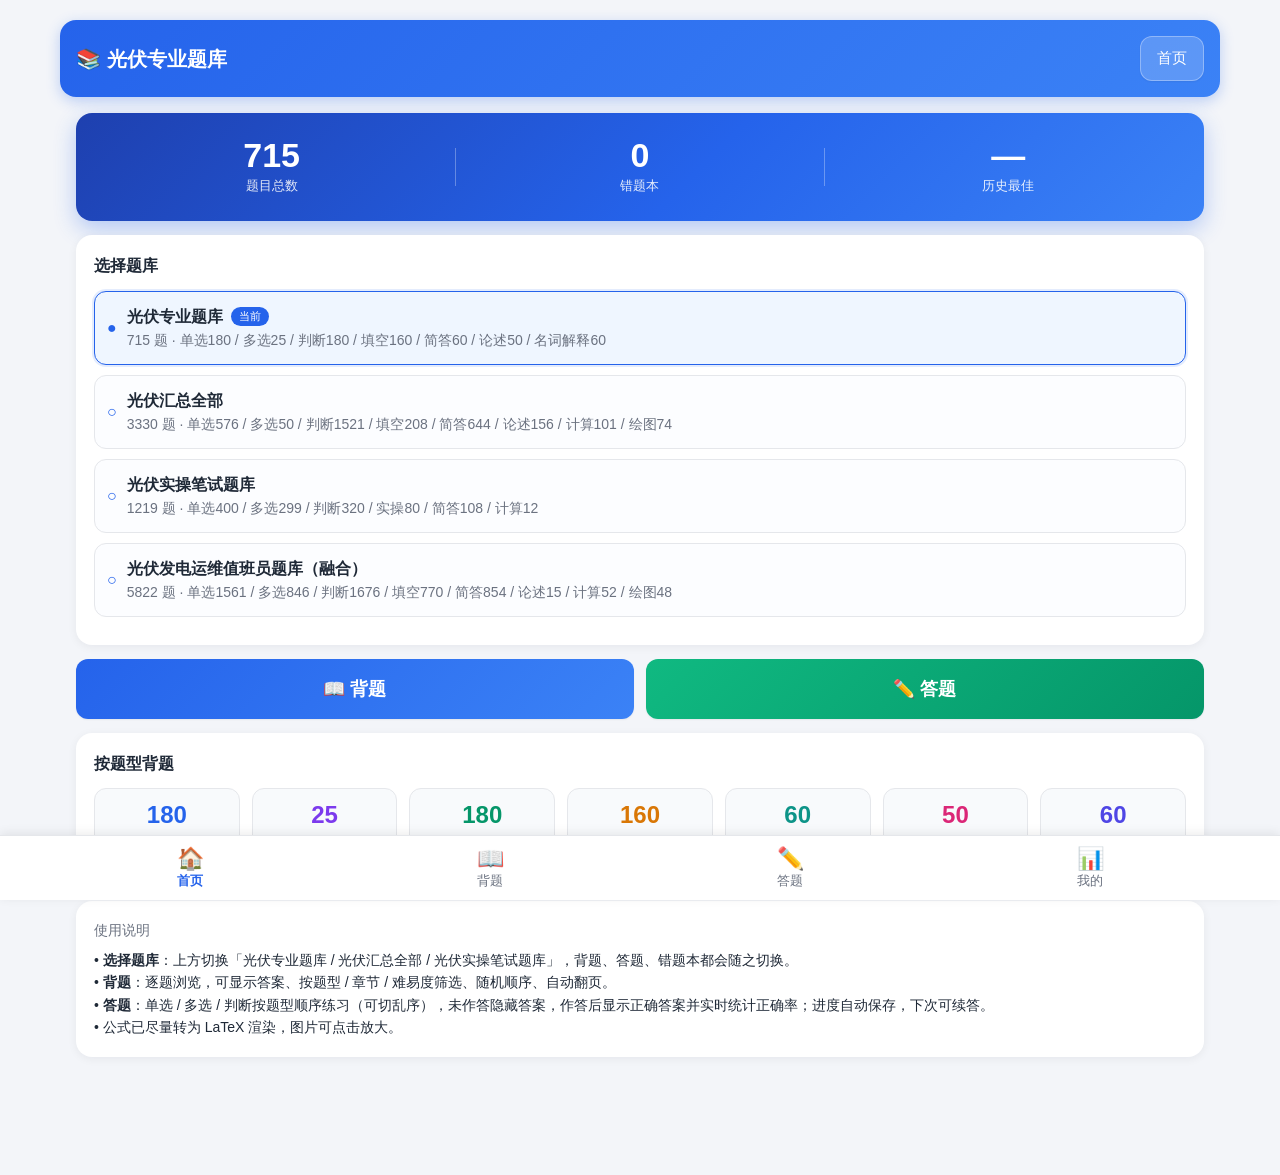
<file: static_version/index.html>
<!DOCTYPE html>
<html lang="zh-CN">
<head>
<meta charset="UTF-8">
<meta name="viewport" content="width=device-width, initial-scale=1, maximum-scale=1, user-scalable=no">
<meta name="theme-color" content="#2563eb">
<title>光伏题库 · 背题答题</title>
<link rel="stylesheet" href="vendor/katex.min.css">
<link rel="stylesheet" href="style.css">
</head>
<body>
<div id="app">
  <header>
    <h1 id="appTitle">📚 光伏题库 · 背题答题</h1>
    <button class="btn" id="btnHome" onclick="goHome()">首页</button>
  </header>
  <main id="main"></main>
  <footer id="footNav">
    <div class="nav">
      <div onclick="goHome()" id="f1"><b>🏠</b>首页</div>
      <div onclick="goStudy()" id="f2"><b>📖</b>背题</div>
      <div onclick="goQuiz()" id="f3"><b>✏️</b>答题</div>
      <div onclick="goMine()" id="f4"><b>📊</b>我的</div>
    </div>
  </footer>
</div>
<div id="loading" style="text-align:center;padding:60px 0;color:#6b7280;">题库加载中…</div>
<div id="imgZoom" class="img-zoom hidden" onclick="closeZoom()"><img id="imgZoomImg" alt=""></div>
<script src="vendor/katex.min.js"></script>
<script src="vendor/auto-render.min.js"></script>
<script src="app.js?v=20261027a"></script>
</body>
</html>
</file>
<file: static_version/style.css>
:root{
  --primary:#2563eb; --primary-d:#1d4ed8; --bg:#f3f5f9; --card:#fff;
  --text:#1f2937; --muted:#6b7280; --line:#e5e7eb;
  --ok:#16a34a; --err:#dc2626; --warn:#d97706;
  --radius:16px;
}
*{box-sizing:border-box; -webkit-tap-highlight-color:transparent;}
html,body{margin:0;padding:0;}
body{font-family:-apple-system,BlinkMacSystemFont,"PingFang SC","Microsoft YaHei","Segoe UI",Roboto,sans-serif;
  background:var(--bg); color:var(--text); line-height:1.6;}
#app{max-width:min(100%,1200px);margin:0 auto;min-height:100vh;display:flex;flex-direction:column;padding:clamp(8px,1.6vw,20px);}

/* ---------- 顶栏 ---------- */
header{position:sticky;top:0;z-index:20;background:linear-gradient(135deg,var(--primary),#3b82f6);
  color:#fff;padding:clamp(10px,1.6vw,16px);display:flex;align-items:center;gap:clamp(8px,1.2vw,12px);
  box-shadow:0 4px 14px rgba(37,99,235,.28);border-radius:var(--radius);}
header h1{font-size:clamp(16px,2.2vw,20px);margin:0;font-weight:600;flex:1;white-space:nowrap;overflow:hidden;text-overflow:ellipsis;}
header .btn{background:rgba(255,255,255,.18);border:1px solid rgba(255,255,255,.32);}

/* ---------- 按钮 ---------- */
.btn{display:inline-block;border:none;border-radius:12px;padding:clamp(8px,1.2vw,12px) clamp(10px,1.6vw,16px);
  font-size:clamp(13px,1.4vw,15px);cursor:pointer;color:#fff;background:var(--primary);transition:.15s;text-align:center;
  font-family:inherit;box-shadow:0 1px 2px rgba(0,0,0,.06);}
.btn:active{transform:scale(.97);}
.btn:disabled{opacity:.5;cursor:not-allowed;}
.btn.ghost{background:#fff;color:var(--primary);border:1px solid var(--line);}
.btn.block{display:block;width:100%;}
.btn.big{padding:clamp(13px,1.9vw,18px);font-size:clamp(15px,1.8vw,18px);font-weight:600;}
.btn.tiny{padding:4px 10px;font-size:12px;margin-top:8px;}
.grad-blue{background:linear-gradient(135deg,#2563eb,#3b82f6);}
.grad-green{background:linear-gradient(135deg,#10b981,#059669);}

main{flex:1;padding:clamp(10px,1.6vw,16px);padding-bottom:84px;}
.card{background:var(--card);border-radius:var(--radius);padding:clamp(12px,2vw,18px);margin-bottom:clamp(10px,1.6vw,14px);
  box-shadow:0 2px 10px rgba(15,23,42,.06);}
.card h2{margin:0 0 12px;font-size:clamp(14px,1.6vw,16px);}
.muted{color:var(--muted);font-size:clamp(12px,1.3vw,14px);}
.mb6{margin-bottom:8px;}
.grid2{display:grid;grid-template-columns:repeat(auto-fit,minmax(min(100%,260px),1fr));gap:clamp(8px,1.2vw,12px);}
.hidden{display:none!important;}
.empty{text-align:center;color:var(--muted);}

/* ---------- 首页 ---------- */
.hero{display:flex;align-items:center;gap:8px;background:linear-gradient(135deg,#1e40af,#2563eb 55%,#3b82f6);
  color:#fff;border-radius:var(--radius);padding:clamp(16px,2.4vw,24px) clamp(12px,2vw,20px);margin-bottom:clamp(10px,1.6vw,14px);
  box-shadow:0 8px 22px rgba(37,99,235,.3);}
.hero-item{flex:1;text-align:center;}
.hero-num{font-size:clamp(22px,3.2vw,34px);font-weight:800;line-height:1.1;}
.hero-cap{font-size:clamp(11px,1.2vw,13px);opacity:.88;margin-top:2px;}
.hero-divider{width:1px;height:38px;background:rgba(255,255,255,.3);}
.typegrid{display:grid;grid-template-columns:repeat(auto-fit,minmax(88px,1fr));gap:clamp(8px,1.2vw,12px);}
.tstat{border-radius:12px;padding:12px 6px;text-align:center;cursor:pointer;background:#f8fafc;border:1px solid var(--line);
  transition:.15s;}
.tstat:active{transform:scale(.96);}
.tstat b{display:block;font-size:clamp(18px,2.2vw,24px);line-height:1.2;}
.tstat span{font-size:clamp(11px,1.2vw,13px);color:var(--muted);}
.tstat.sel b{color:#2563eb;} .tstat.multi b{color:#7c3aed;} .tstat.jud b{color:#059669;}
.tstat.fill b{color:#d97706;} .tstat.short b{color:#0d9488;} .tstat.essay b{color:#db2777;}
.tstat.noun b{color:#4f46e5;}
.tip{font-size:14px;margin-top:8px;}

/* ---------- 题型 / 标签 ---------- */
.qtype{display:inline-block;font-size:clamp(11px,1.2vw,13px);padding:1px clamp(7px,1vw,10px);border-radius:999px;
  font-weight:600;line-height:1.7;}
.qtype.sel{background:#eff6ff;color:#2563eb;}
.qtype.multi{background:#f5f3ff;color:#7c3aed;}
.qtype.jud{background:#ecfdf5;color:#059669;}
.qtype.fill{background:#fffbeb;color:#b45309;}
.qtype.short{background:#f0fdfa;color:#0f766e;}
.qtype.essay{background:#fdf2f8;color:#be185d;}
.qtype.noun{background:#eef2ff;color:#4338ca;}
.mchips{display:inline-flex;gap:6px;flex-wrap:wrap;align-items:center;}
.mchip{display:inline-block;font-size:clamp(11px,1.15vw,12px);padding:1px 8px;border-radius:999px;
  background:#f1f5f9;color:#475569;}
.mchip.easy{background:#ecfdf5;color:#047857;}
.mchip.mid{background:#fffbeb;color:#b45309;}
.mchip.hard{background:#fef2f2;color:#b91c1c;}
.qmeta{display:flex;justify-content:space-between;align-items:center;gap:8px;flex-wrap:wrap;margin-bottom:10px;}

/* ---------- 题型 Tab / 筛选 ---------- */
.tabs{display:flex;gap:clamp(6px,1vw,10px);margin-bottom:clamp(10px,1.6vw,14px);}
.tabs.scroll-x{overflow-x:auto;flex-wrap:nowrap;padding-bottom:4px;-webkit-overflow-scrolling:touch;scrollbar-width:none;}
.tabs.scroll-x::-webkit-scrollbar{display:none;}
.tabs.scroll-x .tab{flex:0 0 auto;min-width:62px;white-space:nowrap;}
.tab{text-align:center;padding:clamp(7px,1.1vw,10px) clamp(8px,1.3vw,14px);border-radius:12px;background:#fff;
  border:1px solid var(--line);cursor:pointer;font-size:clamp(13px,1.4vw,15px);color:var(--muted);}
.tab.on{background:var(--primary);color:#fff;border-color:var(--primary);font-weight:600;box-shadow:0 2px 8px rgba(37,99,235,.3);}
.tab-num{display:inline-block;margin-left:4px;font-size:11px;opacity:.85;}
.filters{display:flex;gap:clamp(6px,1vw,10px);margin-bottom:clamp(10px,1.6vw,14px);}
.filters select{flex:1;padding:clamp(8px,1.2vw,10px);border:1px solid var(--line);border-radius:12px;
  font-size:clamp(13px,1.4vw,15px);background:#fff;color:var(--text);font-family:inherit;}

/* ---------- 题目 ---------- */
.qcard{animation:fade .18s ease;}
@keyframes fade{from{opacity:.4;transform:translateY(4px);}to{opacity:1;transform:none;}}
.stem{font-size:clamp(15px,1.8vw,19px);font-weight:600;margin:0 0 14px;line-height:1.7;}
.opt{display:block;width:100%;text-align:left;background:#f8fafc;border:1px solid var(--line);
  border-radius:12px;padding:clamp(10px,1.4vw,13px);margin-bottom:clamp(6px,1vw,8px);
  font-size:clamp(14px,1.5vw,16px);cursor:pointer;font-family:inherit;color:var(--text);transition:.15s;line-height:1.55;}
.opt .k{display:inline-block;width:clamp(24px,2.4vw,28px);height:clamp(24px,2.4vw,28px);line-height:clamp(24px,2.4vw,28px);
  text-align:center;border-radius:50%;background:#e2e8f0;color:#475569;font-weight:700;margin-right:10px;flex:0 0 auto;}
.opt.right{background:#f0fdf4;border-color:var(--ok);color:#14532d;}
.opt.right .k{background:var(--ok);color:#fff;}
.opt.wrong{background:#fef2f2;border-color:var(--err);color:#7f1d1d;}
.opt.wrong .k{background:var(--err);color:#fff;}
.opt.chosen{background:#eff6ff;border-color:var(--primary);color:#1e3a8a;box-shadow:0 0 0 2px rgba(37,99,235,.15);}
.opt.chosen .k{background:var(--primary);color:#fff;}
.opt.dim{opacity:.45;}
.opt:disabled{cursor:default;}

.ansbox{margin-top:12px;padding:clamp(10px,1.5vw,13px);border-radius:12px;background:#fefce8;border:1px solid #fde68a;
  font-size:clamp(13px,1.45vw,15px);}
.ansbox.ok{background:#f0fdf4;border-color:#86efac;color:#14532d;}
.ansbox.bad{background:#fef2f2;border-color:#fca5a5;color:#7f1d1d;}
.desc{margin-top:6px;padding-top:6px;border-top:1px dashed rgba(0,0,0,.12);font-size:clamp(12px,1.35vw,14px);}
.answers{margin-top:4px;}
.answers>div{padding:1px 0;}
.ans-text{white-space:pre-line;}

.progress{position:relative;height:clamp(12px,1.4vw,16px);background:#e5e7eb;border-radius:999px;overflow:hidden;
  margin:8px 0 clamp(12px,1.8vw,16px);}
.progress>div{height:100%;background:linear-gradient(90deg,#3b82f6,#2563eb);width:0;border-radius:999px;transition:.25s;}
.progress-num{position:absolute;inset:0;display:flex;align-items:center;justify-content:center;font-size:10px;
  font-weight:700;color:#334155;}

.navbar{display:flex;gap:clamp(6px,1vw,10px);align-items:center;margin-top:clamp(10px,1.4vw,14px);}
.navbar .btn{flex:1;}
.answer-btn{flex:1;border:2px dashed #bfdbfe;background:#f8fbff;color:var(--primary);font-weight:600;}
.jump{display:flex;align-items:center;gap:clamp(6px,1vw,10px);margin-top:clamp(10px,1.4vw,12px);}
.jump input{flex:1;padding:clamp(8px,1.2vw,10px);border:1px solid var(--line);border-radius:12px;
  font-size:clamp(13px,1.4vw,15px);text-align:center;font-family:inherit;}
.toolbar{display:flex;gap:clamp(6px,1vw,10px);margin-top:clamp(10px,1.6vw,14px);margin-bottom:clamp(10px,1.6vw,14px);flex-wrap:wrap;}
.toolbar .btn{flex:1;min-width:clamp(100px,14vw,150px);}

/* ---------- 答题开始页 ---------- */
.chk-group{display:flex;flex-wrap:wrap;gap:6px 18px;margin:6px 0 12px;}
label.chk{display:flex;align-items:center;gap:6px;font-size:clamp(13px,1.4vw,15px);padding:4px 0;cursor:pointer;}
label.chk input{width:17px;height:17px;accent-color:var(--primary);}
.field-row{display:grid;grid-template-columns:repeat(auto-fit,minmax(min(100%,160px),1fr));gap:10px;}
.field .muted{margin-bottom:4px;}
input[type=number],select{width:100%;padding:clamp(8px,1.2vw,10px);border:1px solid var(--line);border-radius:12px;
  font-size:clamp(14px,1.5vw,16px);font-family:inherit;background:#fff;color:var(--text);}
.wrong-entry{display:flex;align-items:center;gap:12px;flex-wrap:wrap;}
.wrong-entry-txt{flex:1;font-weight:600;min-width:140px;}

/* ---------- 成绩页 ---------- */
.result-card{text-align:center;}
.score-ring{width:clamp(140px,20vw,170px);height:clamp(140px,20vw,170px);border-radius:50%;margin:6px auto 14px;
  background:conic-gradient(var(--primary) calc(var(--pct) * 1%), #e5e7eb 0);
  display:flex;align-items:center;justify-content:center;box-shadow:0 6px 20px rgba(37,99,235,.22);}
.score-ring-in{width:78%;height:78%;border-radius:50%;background:#fff;display:flex;flex-direction:column;
  align-items:center;justify-content:center;}
.score-ring-in b{font-size:clamp(26px,3.6vw,34px);color:var(--primary);line-height:1.1;}
.score-ring-in span{font-size:13px;color:var(--muted);}
.result-sub{color:var(--muted);margin-bottom:clamp(12px,1.8vw,16px);font-size:clamp(13px,1.5vw,15px);}

/* ---------- 错题本 ---------- */
.wrong-list{margin-top:4px;}
.witem{border:1px solid var(--line);border-radius:14px;padding:12px;margin-bottom:10px;background:#fcfdff;}
.wstem{font-size:clamp(14px,1.5vw,16px);font-weight:600;margin:8px 0;line-height:1.6;}
.wopt{font-size:clamp(13px,1.4vw,14px);padding:4px 8px;border-radius:8px;margin:3px 0;background:#f8fafc;}
.wopt.right{background:#f0fdf4;}
.wopt.wrong{background:#fef2f2;}
.mk{font-size:11px;font-weight:600;margin-right:6px;}
.mk.ok{color:var(--ok);} .mk.bad{color:var(--err);}
.wans{margin-top:8px;font-size:clamp(13px,1.4vw,14px);color:var(--ok);font-weight:600;}

/* ---------- 我的统计 ---------- */
.statrow{display:flex;gap:clamp(8px,1.2vw,12px);margin-bottom:clamp(10px,1.6vw,14px);flex-wrap:wrap;}
.stat{flex:1;background:#fff;border-radius:14px;padding:clamp(12px,1.8vw,16px);text-align:center;
  box-shadow:0 2px 10px rgba(15,23,42,.06);min-width:140px;}
.stat b{font-size:clamp(20px,2.4vw,26px);display:block;color:var(--primary);}
.stat span{font-size:clamp(11px,1.2vw,13px);color:var(--muted);}

/* ---------- 底栏 ---------- */
footer{position:fixed;bottom:0;left:0;width:100%;background:var(--card);box-shadow:0 -2px 10px rgba(0,0,0,.08);
  border-top:1px solid var(--line);z-index:20;}
footer .nav{display:flex;max-width:min(100%,1200px);margin:0 auto;}
footer .nav div{flex:1;text-align:center;padding:clamp(8px,1.2vw,10px) 4px clamp(6px,0.8vw,8px);
  font-size:clamp(11px,1.2vw,13px);color:var(--muted);cursor:pointer;}
footer .nav div.on{color:var(--primary);font-weight:600;}
footer .nav div b{display:block;font-size:clamp(18px,2.2vw,22px);line-height:1.15;}
/* ---------- 新增题型配色 ---------- */
.qtype.calc{background:#fff7ed;color:#c2410c;}
.qtype.draw{background:#f0f9ff;color:#0369a1;}
.qtype.prac{background:#f1f5f9;color:#334155;}
.tstat.calc b{color:#c2410c;} .tstat.draw b{color:#0369a1;} .tstat.prac b{color:#334155;}

/* ---------- 题库选择 ---------- */
.bank-row{display:flex;align-items:center;gap:10px;padding:12px;border:1.5px solid var(--line);border-radius:12px;
  margin-bottom:10px;cursor:pointer;transition:.15s;background:#fcfdff;}
.bank-row:active{transform:scale(.99);}
.bank-row.on{border-color:var(--primary);background:#eff6ff;box-shadow:0 0 0 2px rgba(37,99,235,.12);}
.bank-radio{color:var(--primary);font-size:16px;line-height:1;}
.bank-main{flex:1;min-width:0;}
.bank-name{font-weight:600;font-size:clamp(14px,1.5vw,16px);display:flex;align-items:center;gap:8px;}
.bank-cur{font-size:11px;font-weight:500;color:#fff;background:var(--primary);border-radius:999px;padding:1px 8px;}

/* ---------- 图片 ---------- */
.imgs{display:flex;flex-wrap:wrap;gap:8px;margin:10px 0;}
.imgs img{max-width:min(100%,340px);max-height:260px;border:1px solid var(--line);border-radius:10px;
  background:#fff;cursor:zoom-in;object-fit:contain;}
.img-zoom{position:fixed;inset:0;background:rgba(15,23,42,.86);z-index:99;display:flex;align-items:center;justify-content:center;padding:16px;}
.img-zoom img{max-width:100%;max-height:100%;border-radius:10px;background:#fff;}

/* ---------- 填空高亮 / 空位 ---------- */
.hl{background:#fef08a;color:#7c2d12;border-radius:4px;padding:0 3px;font-weight:600;}
.blank{display:inline-block;min-width:64px;border-bottom:1.5px solid var(--primary);text-align:center;color:var(--muted);}
.mchip.warn{background:#fef2f2;color:#b91c1c;}
</file>
